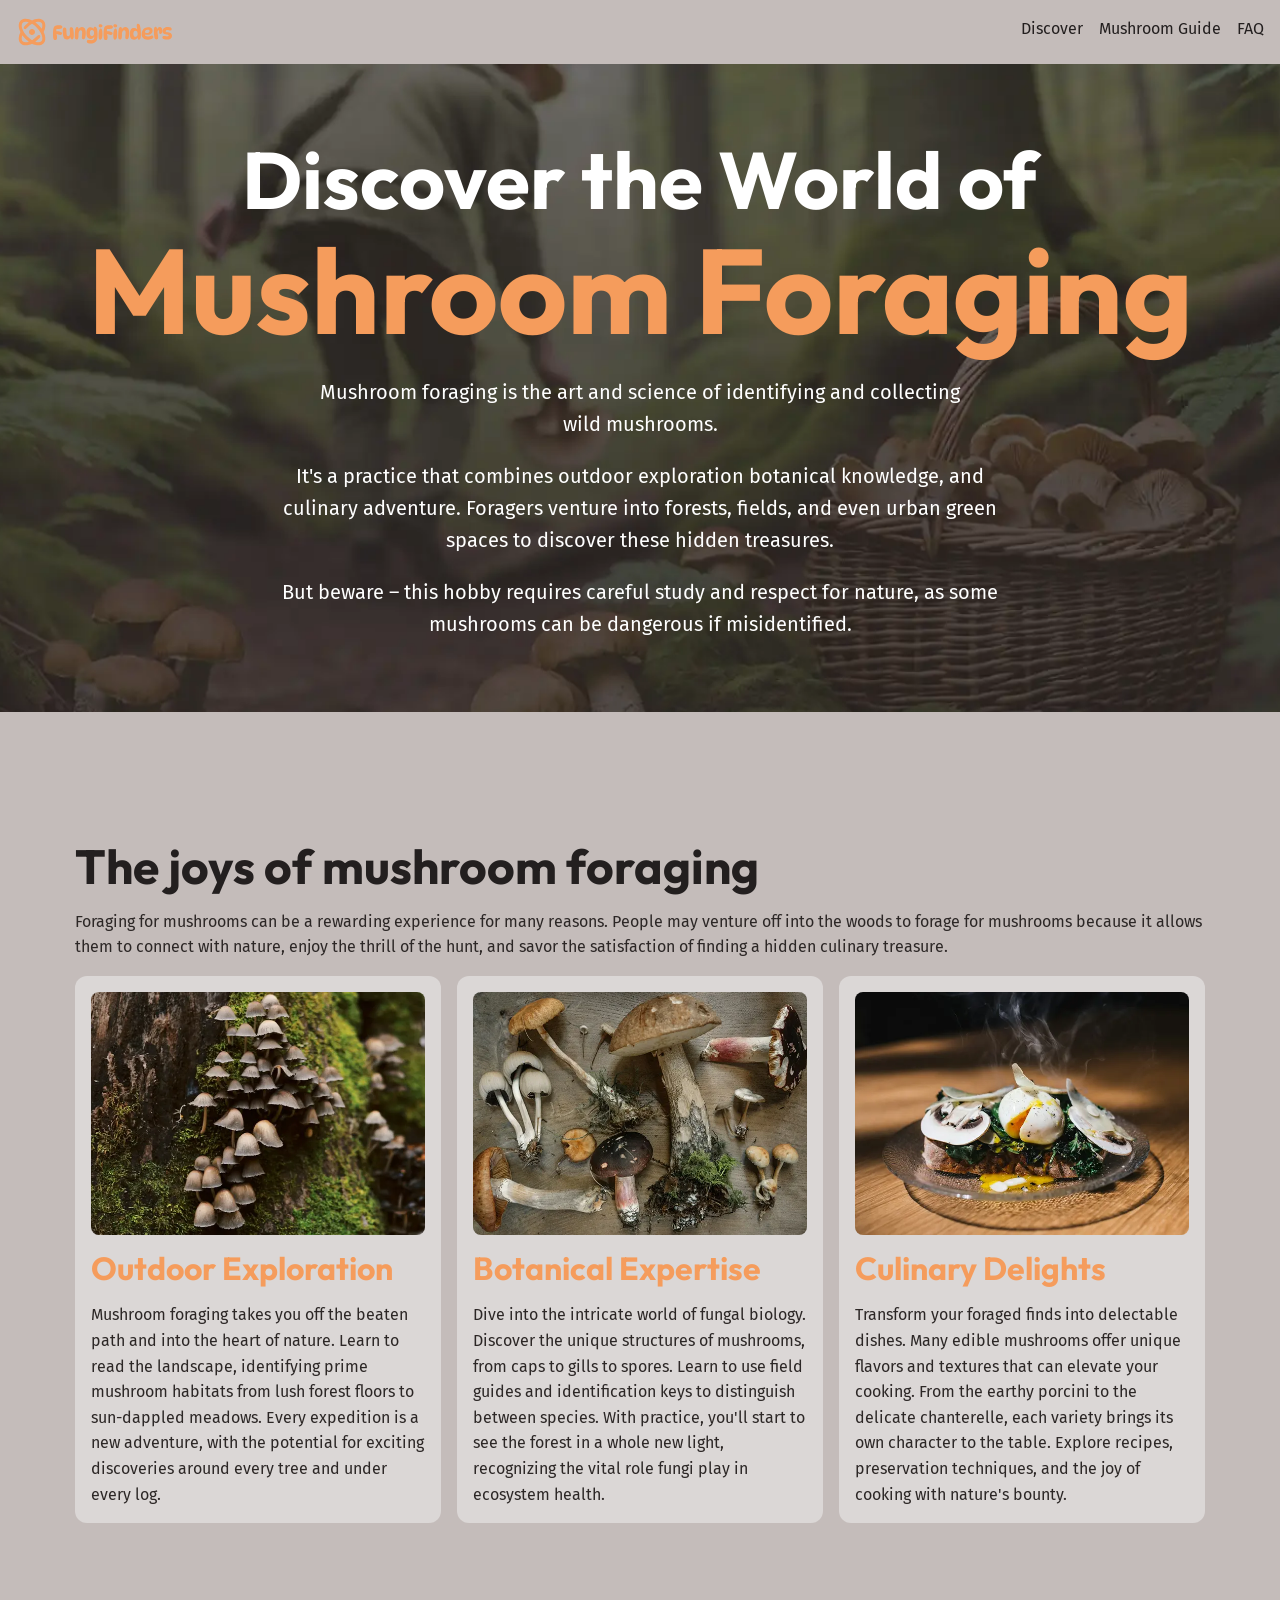
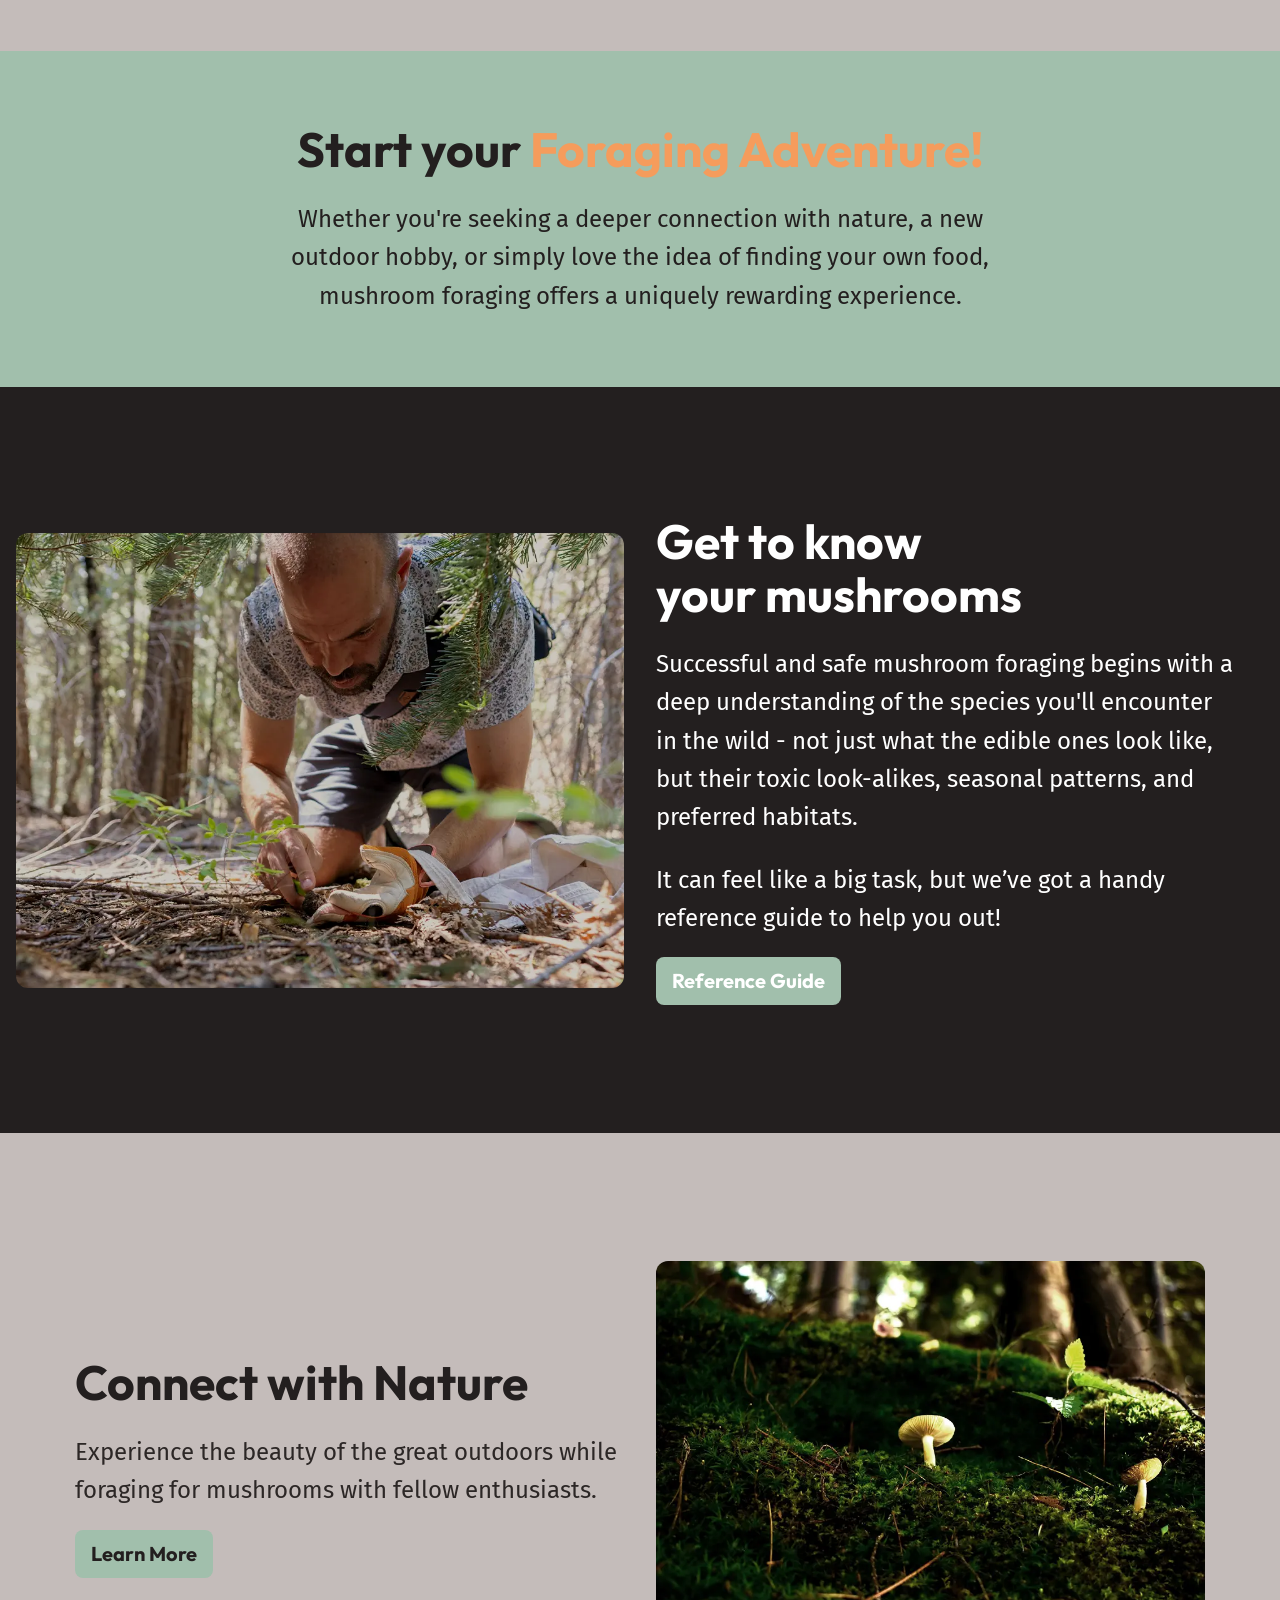
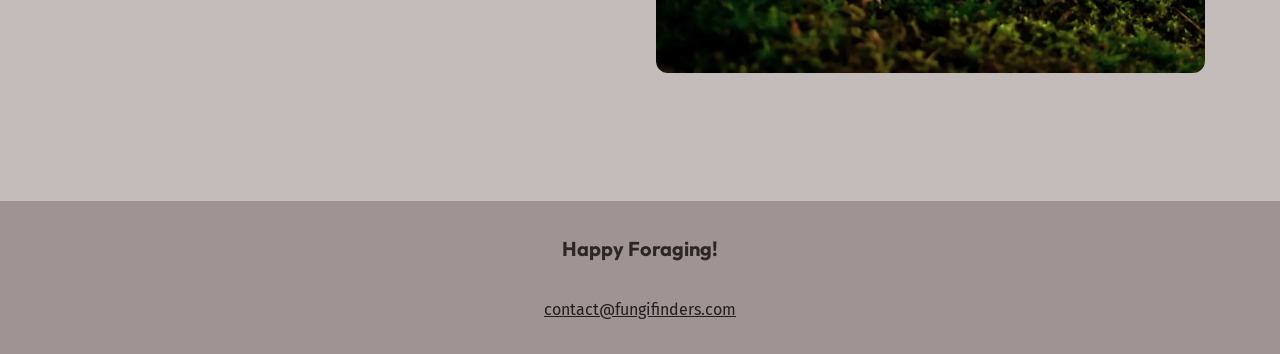
<file: index.html>
<!doctype html>
<html lang="en">
  <head>
    <meta charset="UTF-8" />
    <meta name="viewport" content="width=device-width, initial-scale=1.0" />
    <title>Funghi Finders</title>
    <link rel="preconnect" href="https://fonts.googleapis.com" />
    <link rel="preconnect" href="https://fonts.gstatic.com" crossorigin />
    <link
      href="https://fonts.googleapis.com/css2?family=Fira+Sans:wght@400;700&family=Outfit:wght@100..900&display=swap"
      rel="stylesheet"
    />
    <link rel="stylesheet" href="style.css" />
    <script src="/main.js" defer></script>
  </head>
  <body>
    <a class="skip-to-main" href="#main">Skip to main content</a>

    <header class="site-header">
      <div class="wrapper" data-width="wide">
        <div class="site-header__inner">
          <img src="/assets/fungi-finders.svg" alt="Funghi Finders" />
          <button aria-controls="primary-nav" aria-expanded="false">
            <span class="visually-hidden">Menu</span>
            <img src="/assets/hamburger.svg" alt="" />
          </button>
          <nav id="primary-nav" class="primary-navigation">
            <ul>
              <li><a href="/">Discover</a></li>
              <li><a href="/mushroom-guide.html">Mushroom Guide</a></li>
              <li><a href="/mushroom-guide.html#faq">FAQ</a></li>
            </ul>
          </nav>
        </div>
      </div>
    </header>

    <main id="main">
      <section class="hero flow section dark-only" data-padding="compact">
        <div class="wrapper">
          <h1 class="hero__title">
            Discover the World of <span>Mushroom Foraging</span>
          </h1>
        </div>
        <div class="wrapper" data-width="narrow">
          <div class="flow">
            <p>
              Mushroom foraging is the art and science of identifying and
              collecting wild mushrooms.
            </p>
            <p>
              It's a practice that combines outdoor exploration botanical
              knowledge, and culinary adventure. Foragers venture into forests,
              fields, and even urban green spaces to discover these hidden
              treasures.
            </p>
            <p>
              But beware – this hobby requires careful study and respect for
              nature, as some mushrooms can be dangerous if misidentified.
            </p>
          </div>
        </div>
      </section>

      <section class="section">
        <div class="wrapper flow">
          <h2 class="section-title">The joys of mushroom foraging</h2>
          <p>
            Foraging for mushrooms can be a rewarding experience for many
            reasons. People may venture off into the woods to forage for
            mushrooms because it allows them to connect with nature, enjoy the
            thrill of the hunt, and savor the satisfaction of finding a hidden
            culinary treasure.
          </p>
          <!-- three-columns -->
          <div class="equal-columns">
            <article class="card">
              <img
                src="/assets/outdoor-exploration.webp"
                alt="Tightly grouped brown mushrooms growing up a mossy tree trunk"
              />
              <h3 class="card__title">Outdoor Exploration</h3>
              <p>
                Mushroom foraging takes you off the beaten path and into the
                heart of nature. Learn to read the landscape, identifying prime
                mushroom habitats from lush forest floors to sun-dappled
                meadows. Every expedition is a new adventure, with the potential
                for exciting discoveries around every tree and under every log.
              </p>
            </article>
            <article class="card">
              <img
                src="/assets/botanical-expertise.webp"
                alt="A group of different sizes of mushrooms placed on a table"
              />
              <h3 class="card__title">Botanical Expertise</h3>
              <p>
                Dive into the intricate world of fungal biology. Discover the
                unique structures of mushrooms, from caps to gills to spores.
                Learn to use field guides and identification keys to distinguish
                between species. With practice, you'll start to see the forest
                in a whole new light, recognizing the vital role fungi play in
                ecosystem health.
              </p>
            </article>
            <article class="card">
              <img
                src="/assets/culinary-delight.webp"
                alt="A fine-dining toast with thin cut mushrooms and a boiled egg on top"
              />
              <h3 class="card__title">Culinary Delights</h3>
              <p>
                Transform your foraged finds into delectable dishes. Many edible
                mushrooms offer unique flavors and textures that can elevate
                your cooking. From the earthy porcini to the delicate
                chanterelle, each variety brings its own character to the table.
                Explore recipes, preservation techniques, and the joy of cooking
                with nature's bounty.
              </p>
            </article>
          </div>
        </div>
      </section>

      <section
        class="background-accent text-center section"
        data-padding="compact"
      >
        <div class="wrapper" data-width="narrow">
          <div class="flow font-size-lg text-high-contrast">
            <h2 class="section-title">
              Start your <span class="text-brand">Foraging Adventure!</span>
            </h2>
            <p>
              Whether you're seeking a deeper connection with nature, a new
              outdoor hobby, or simply love the idea of finding your own food,
              mushroom foraging offers a uniquely rewarding experience.
            </p>
          </div>
        </div>
      </section>

      <section class="background-extra-dark section dark-only">
        <div class="wrapper" data-width="wide">
          <div class="equal-columns" data-gap="large" data-alignment="centered">
            <!-- two-columns -->
            <div>
              <img
                src="/assets/get-to-know.webp"
                alt="A man on his hands and knees harvesting a wild mushroom in a forest"
              />
            </div>
            <div class="flow font-size-lg">
              <h2 class="section-title">Get to know your mushrooms</h2>
              <p>
                Successful and safe mushroom foraging begins with a deep
                understanding of the species you'll encounter in the wild - not
                just what the edible ones look like, but their toxic
                look-alikes, seasonal patterns, and preferred habitats.
              </p>
              <p>
                It can feel like a big task, but we’ve got a handy reference
                guide to help you out!
              </p>
              <a class="button" href="/mushroom-guide">Reference Guide</a>
            </div>
          </div>
        </div>
      </section>

      <section class="section">
        <div class="wrapper">
          <!-- two-columns -->
          <div class="equal-columns" data-gap="large" data-alignment="centered">
            <div class="flow font-size-lg">
              <h2 class="section-title">Connect with Nature</h2>
              <p>
                Experience the beauty of the great outdoors while foraging for
                mushrooms with fellow enthusiasts.
              </p>
              <a class="button" href="/mushroom-guide">
                Learn More
                <span class="visually-hidden">
                  about mushrooms with our helpful reference guide
                </span>
              </a>
            </div>
            <div>
              <img
                src="/assets/nature.webp"
                alt="A small white mushroom growing on a mossy forest floor"
              />
            </div>
          </div>
        </div>
      </section>
    </main>

    <footer class="site-footer">
      <p class="site-footer__title">Happy Foraging!</p>
      <a href="mailto:contact@fungifinders.com">contact@fungifinders.com</a>
    </footer>
  </body>
</html>
</file>
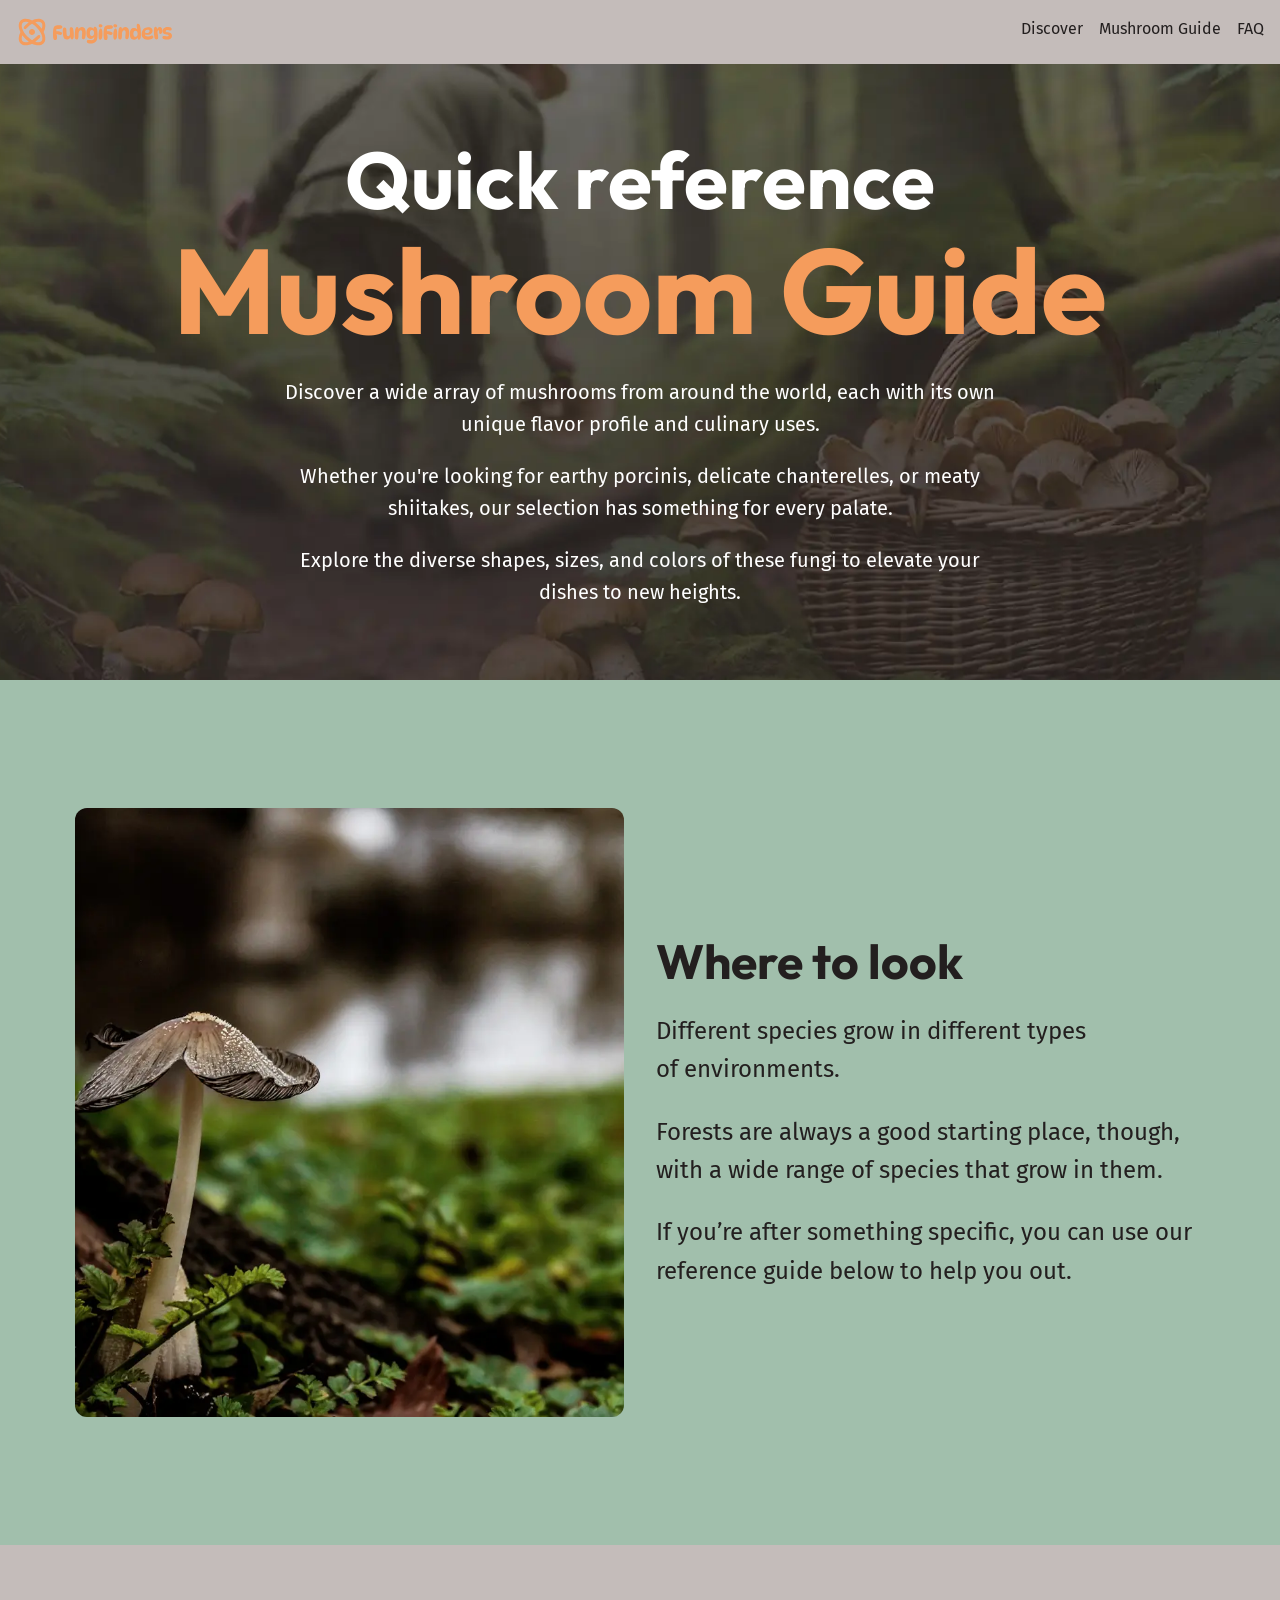
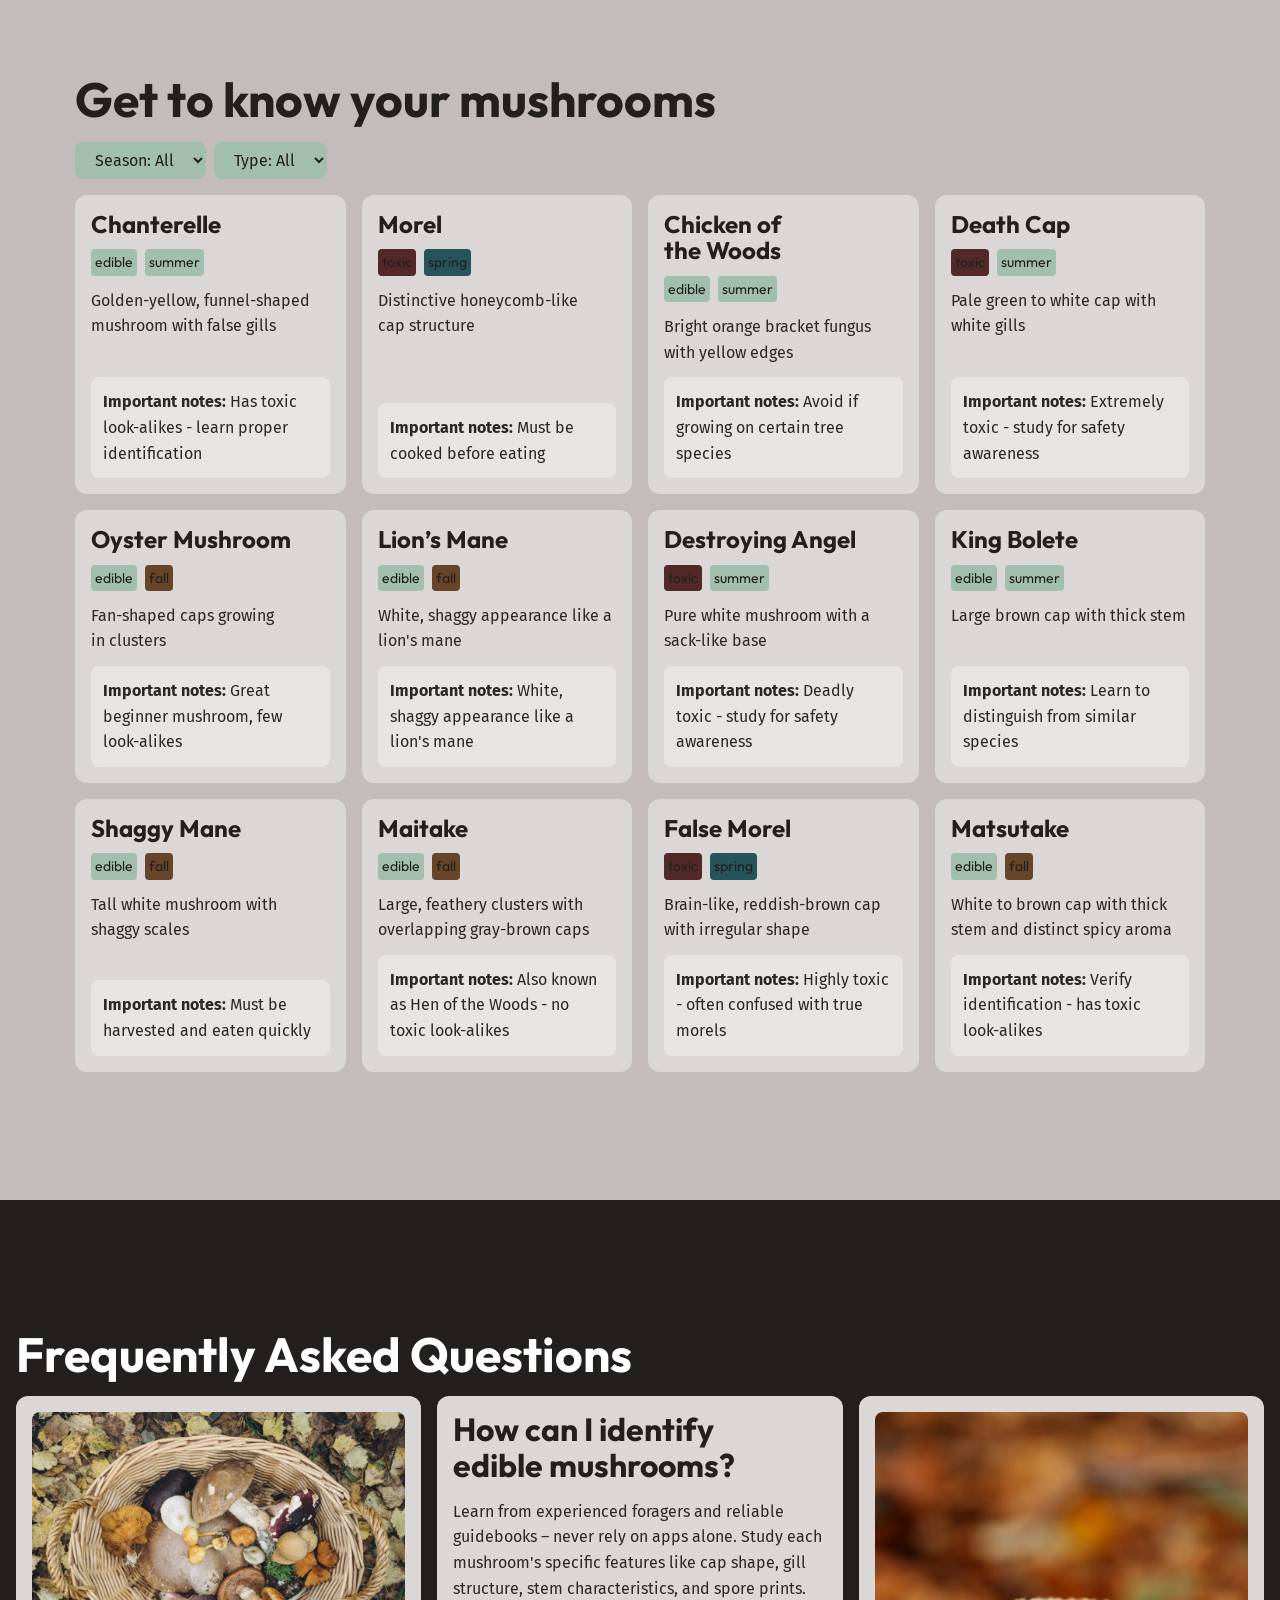
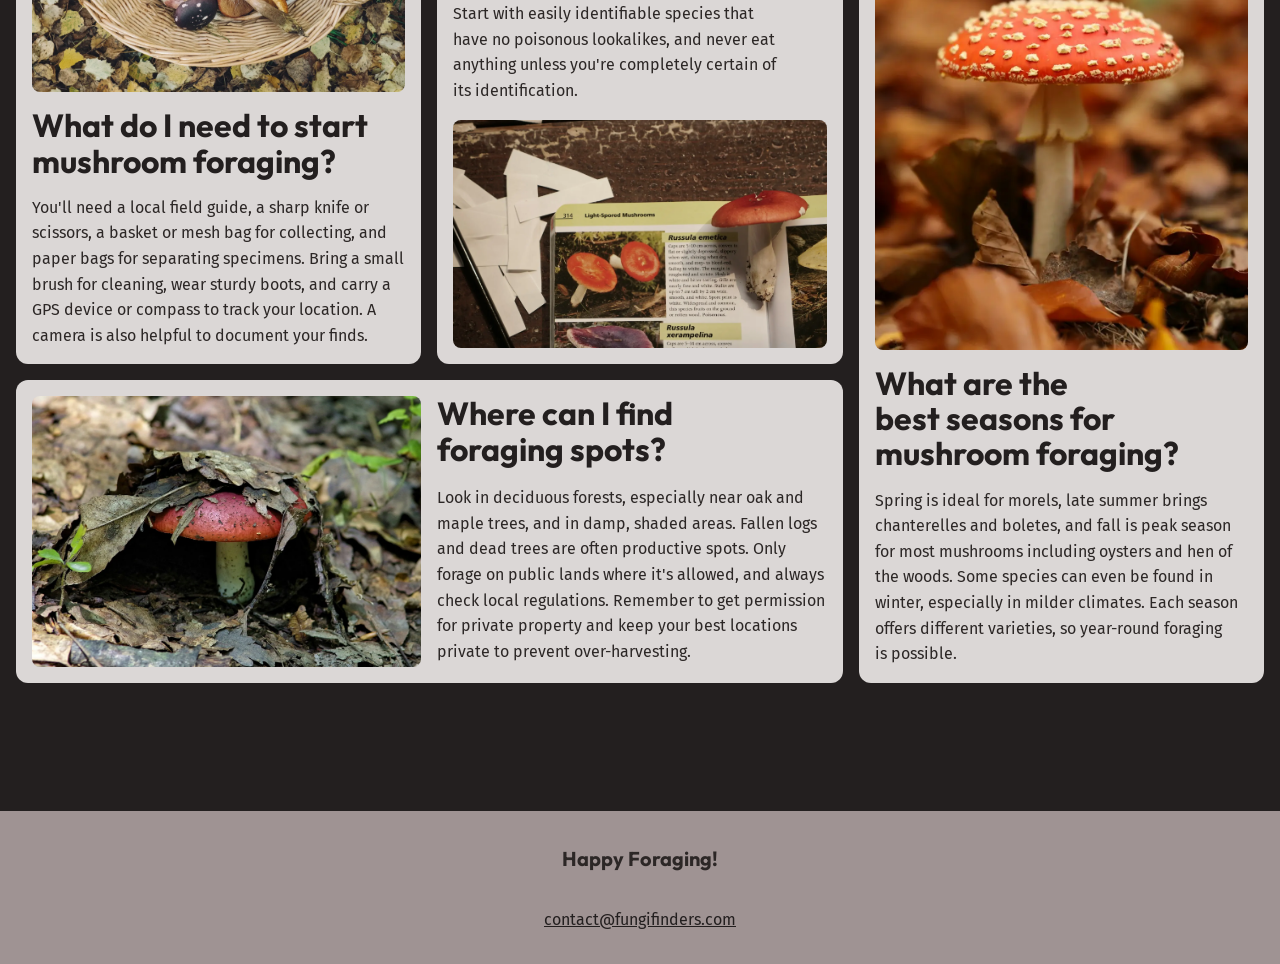
<file: mushroom-guide.html>
<!doctype html>
<html lang="en">
  <head>
    <meta charset="UTF-8" />
    <meta name="viewport" content="width=device-width, initial-scale=1.0" />
    <title>Funghi Finders</title>
    <link rel="preconnect" href="https://fonts.googleapis.com" />
    <link rel="preconnect" href="https://fonts.gstatic.com" crossorigin />
    <link
      href="https://fonts.googleapis.com/css2?family=Fira+Sans:wght@400;700&family=Outfit:wght@100..900&display=swap"
      rel="stylesheet"
    />
    <link rel="stylesheet" href="style.css" />
    <script src="/main.js" defer></script>
    <script src="/mushroom-filter.js" defer></script>
  </head>
  <body>
    <a class="skip-to-main" href="#main">Skip to main content</a>

    <header class="site-header">
      <div class="wrapper" data-width="wide">
        <div class="site-header__inner">
          <img src="/assets/fungi-finders.svg" alt="Funghi Finders" />
          <button aria-controls="primary-nav" aria-expanded="false">
            <span class="visually-hidden">Menu</span>
            <img src="/assets/hamburger.svg" alt="" />
          </button>
          <nav id="primary-nav" class="primary-navigation">
            <ul>
              <li><a href="/">Discover</a></li>
              <li><a href="/mushroom-guide.html">Mushroom Guide</a></li>
              <li><a href="/mushroom-guide.html#faq">FAQ</a></li>
            </ul>
          </nav>
        </div>
      </div>
    </header>

    <main id="main">
      <section class="hero flow section dark-only" data-padding="compact">
        <div class="wrapper">
          <h1 class="hero__title">
            Quick reference <span>Mushroom Guide</span>
          </h1>
        </div>
        <div class="wrapper" data-width="narrow">
          <div class="flow">
            <p>
              Discover a wide array of mushrooms from around the world, each
              with its own unique flavor profile and culinary uses.
            </p>
            <p>
              Whether you're looking for earthy porcinis, delicate chanterelles,
              or meaty shiitakes, our selection has something for every palate.
            </p>
            <p>
              Explore the diverse shapes, sizes, and colors of these fungi to
              elevate your dishes to new heights.
            </p>
          </div>
        </div>
      </section>

      <!-- where to look -->
      <section class="background-accent section">
        <div class="wrapper">
          <div class="equal-columns" data-alignment="centered" data-gap="large">
            <div>
              <img
                src="/assets/where-to-look.webp"
                alt="A white mushroom with a large cap growing on the forest flow"
              />
            </div>
            <div class="flow font-size-lg text-high-contrast">
              <h2 class="section-title">Where to look</h2>
              <p>Different species grow in different types of environments.</p>
              <p>
                Forests are always a good starting place, though, with a wide
                range of species that grow in them.
              </p>
              <p>
                If you’re after something specific, you can use our reference
                guide below to help you out.
              </p>
            </div>
          </div>
        </div>
      </section>

      <section class="mushroom-guide section">
        <div class="wrapper">
          <div class="flow">
            <h2 class="section-title">Get to know your mushrooms</h2>
            <div class="flex-group">
              <select id="season" name="season" hidden>
                <option value="all">Season: All</option>
                <option value="spring">Spring</option>
                <option value="summer">Summer</option>
                <option value="fall">Fall</option>
              </select>
              <select id="edible" name="edible" hidden>
                <option value="all">Type: All</option>
                <option value="edible">Edible</option>
                <option value="toxic">Toxic</option>
              </select>
            </div>

            <!-- grid of mushrooms -->
            <div class="grid-auto-fill">
              <div class="card">
                <h3 class="card__title">Chanterelle</h3>
                <ul
                  class="tag-list"
                  role="list"
                  aria-label="Mushroom characteristics"
                >
                  <li data-edible="edible">
                    <span class="visually-hidden">This mushroom is</span>
                    edible
                  </li>
                  <li data-season="summer">
                    <span class="visually-hidden"
                      >Best season to harvest this mushroom is</span
                    >
                    summer
                  </li>
                </ul>
                <p>Golden-yellow, funnel-shaped mushroom with false gills</p>
                <div class="card__note">
                  <strong>Important notes: </strong>
                  Has toxic look-alikes - learn proper identification
                </div>
              </div>

              <div class="card">
                <h3 class="card__title">Morel</h3>
                <ul
                  class="tag-list"
                  role="list"
                  aria-label="Mushroom characteristics"
                >
                  <li data-edible="toxic">
                    <span class="visually-hidden">This mushroom is</span>
                    toxic
                  </li>
                  <li data-season="spring">
                    <span class="visually-hidden"
                      >Best season to harvest this mushroom is</span
                    >
                    spring
                  </li>
                </ul>
                <p>Distinctive honeycomb-like cap structure</p>
                <div class="card__note">
                  <strong>Important notes: </strong>
                  Must be cooked before eating
                </div>
              </div>

              <div class="card">
                <h3 class="card__title">Chicken of the Woods</h3>
                <ul
                  class="tag-list"
                  role="list"
                  aria-label="Mushroom characteristics"
                >
                  <li data-edible="edible">
                    <span class="visually-hidden">This mushroom is</span>
                    edible
                  </li>
                  <li data-season="summer">
                    <span class="visually-hidden"
                      >Best season to harvest this mushroom is</span
                    >
                    summer
                  </li>
                </ul>
                <p>Bright orange bracket fungus with yellow edges</p>
                <div class="card__note">
                  <strong>Important notes: </strong>
                  Avoid if growing on certain tree species
                </div>
              </div>

              <div class="card">
                <h3 class="card__title">Death Cap</h3>
                <ul
                  class="tag-list"
                  role="list"
                  aria-label="Mushroom characteristics"
                >
                  <li data-edible="toxic">
                    <span class="visually-hidden">This mushroom is</span>
                    toxic
                  </li>
                  <li data-season="summer">
                    <span class="visually-hidden"
                      >Best season to harvest this mushroom is</span
                    >
                    summer
                  </li>
                </ul>
                <p>Pale green to white cap with white gills</p>
                <div class="card__note">
                  <strong>Important notes: </strong>
                  Extremely toxic - study for safety awareness
                </div>
              </div>

              <!-- 2 row -->

              <div class="card">
                <h3 class="card__title">Oyster Mushroom</h3>
                <ul
                  class="tag-list"
                  role="list"
                  aria-label="Mushroom characteristics"
                >
                  <li data-edible="edible">
                    <span class="visually-hidden">This mushroom is</span>
                    edible
                  </li>
                  <li data-season="fall">
                    <span class="visually-hidden"
                      >Best season to harvest this mushroom is</span
                    >
                    fall
                  </li>
                </ul>
                <p>
                  <!-- prettier-ignore -->
                  Fan-shaped caps growing in clusters
                </p>
                <div class="card__note">
                  <strong>Important notes: </strong>
                  Great beginner mushroom, few look-alikes
                </div>
              </div>

              <div class="card">
                <h3 class="card__title">Lion’s Mane</h3>
                <ul
                  class="tag-list"
                  role="list"
                  aria-label="Mushroom characteristics"
                >
                  <li data-edible="edible">
                    <span class="visually-hidden">This mushroom is</span>
                    edible
                  </li>
                  <li data-season="fall">
                    <span class="visually-hidden"
                      >Best season to harvest this mushroom is</span
                    >
                    fall
                  </li>
                </ul>
                <p>
                  <!-- prettier-ignore -->
                  White, shaggy appearance like a lion's mane
                </p>
                <div class="card__note">
                  <strong>Important notes: </strong>
                  White, shaggy appearance like a lion's mane
                </div>
              </div>

              <div class="card">
                <h3 class="card__title">
                  <!-- prettier-ignore -->
                  Destroying Angel
                </h3>
                <ul
                  class="tag-list"
                  role="list"
                  aria-label="Mushroom characteristics"
                >
                  <li data-edible="toxic">
                    <span class="visually-hidden">This mushroom is</span>
                    toxic
                  </li>
                  <li data-season="summer">
                    <span class="visually-hidden"
                      >Best season to harvest this mushroom is</span
                    >
                    summer
                  </li>
                </ul>
                <p>
                  <!-- prettier-ignore -->
                  Pure white mushroom with a sack-like base
                </p>
                <div class="card__note">
                  <strong>Important notes: </strong>
                  Deadly toxic - study for safety awareness
                </div>
              </div>

              <div class="card">
                <h3 class="card__title">
                  <!-- prettier-ignore -->
                  King Bolete
                </h3>
                <ul
                  class="tag-list"
                  role="list"
                  aria-label="Mushroom characteristics"
                >
                  <li data-edible="edible">
                    <span class="visually-hidden">This mushroom is</span>
                    edible
                  </li>
                  <li data-season="summer">
                    <span class="visually-hidden"
                      >Best season to harvest this mushroom is</span
                    >
                    summer
                  </li>
                </ul>
                <p>
                  <!-- prettier-ignore -->
                  Large brown cap with thick stem
                </p>
                <div class="card__note">
                  <strong>Important notes: </strong>
                  Learn to distinguish from similar species
                </div>
              </div>

              <!-- 3 row -->

              <div class="card">
                <h3 class="card__title">
                  <!-- prettier-ignore -->
                  Shaggy Mane
                </h3>
                <ul
                  class="tag-list"
                  role="list"
                  aria-label="Mushroom characteristics"
                >
                  <li data-edible="edible">
                    <span class="visually-hidden">This mushroom is</span>
                    edible
                  </li>
                  <li data-season="fall">
                    <span class="visually-hidden"
                      >Best season to harvest this mushroom is</span
                    >
                    fall
                  </li>
                </ul>
                <p>
                  <!-- prettier-ignore -->
                  Tall white mushroom with shaggy scales
                </p>
                <div class="card__note">
                  <strong>Important notes: </strong>
                  Must be harvested and eaten quickly
                </div>
              </div>

              <div class="card">
                <h3 class="card__title">
                  <!-- prettier-ignore -->
                  Maitake
                </h3>
                <ul
                  class="tag-list"
                  role="list"
                  aria-label="Mushroom characteristics"
                >
                  <li data-edible="edible">
                    <span class="visually-hidden">This mushroom is</span>
                    edible
                  </li>
                  <li data-season="fall">
                    <span class="visually-hidden"
                      >Best season to harvest this mushroom is</span
                    >
                    fall
                  </li>
                </ul>
                <p>
                  <!-- prettier-ignore -->
                  Large, feathery clusters with overlapping gray-brown caps
                </p>
                <div class="card__note">
                  <strong>Important notes: </strong>
                  Also known as Hen of the Woods - no toxic look-alikes
                </div>
              </div>

              <div class="card">
                <h3 class="card__title">
                  <!-- prettier-ignore -->
                  False Morel
                </h3>
                <ul
                  class="tag-list"
                  role="list"
                  aria-label="Mushroom characteristics"
                >
                  <li data-edible="toxic">
                    <span class="visually-hidden">This mushroom is</span>
                    toxic
                  </li>
                  <li data-season="spring">
                    <span class="visually-hidden"
                      >Best season to harvest this mushroom is</span
                    >
                    spring
                  </li>
                </ul>
                <p>
                  <!-- prettier-ignore -->
                  Brain-like, reddish-brown cap with irregular shape
                </p>
                <div class="card__note">
                  <strong>Important notes: </strong>
                  Highly toxic - often confused with true morels
                </div>
              </div>

              <div class="card">
                <h3 class="card__title">
                  <!-- prettier-ignore -->
                  Matsutake
                </h3>
                <ul
                  class="tag-list"
                  role="list"
                  aria-label="Mushroom characteristics"
                >
                  <li data-edible="edible">
                    <span class="visually-hidden">This mushroom is</span>
                    edible
                  </li>
                  <li data-season="fall">
                    <span class="visually-hidden"
                      >Best season to harvest this mushroom is</span
                    >
                    fall
                  </li>
                </ul>
                <p>
                  <!-- prettier-ignore -->
                  White to brown cap with thick stem and distinct spicy aroma
                </p>
                <div class="card__note">
                  <strong>Important notes: </strong>
                  Verify identification - has toxic look-alikes
                </div>
              </div>

              <div class="no-matches" hidden>No matches for these filters</div>
            </div>
          </div>
        </div>
      </section>

      <section class="background-extra-dark section">
        <div class="wrapper flow" data-width="wide">
          <h2 id="faq" class="section-title dark-only">
            Frequently Asked Questions
          </h2>

          <div class="faq-bento">
            <div class="card">
              <img
                src="/assets/start-foraging.webp"
                alt="A basket full of wild mushrooms"
              />
              <h3 class="card__title">
                What do I need to start mushroom foraging?
              </h3>
              <p>
                You'll need a local field guide, a sharp knife or scissors, a
                basket or mesh bag for collecting, and paper bags for separating
                specimens. Bring a small brush for cleaning, wear sturdy boots,
                and carry a GPS device or compass to track your location. A
                camera is also helpful to document your finds.
              </p>
            </div>

            <div class="card">
              <img
                src="/assets/identify-mushrooms.webp"
                alt="A mushroom on top of a book, showing information on a mushroom"
              />
              <h3 class="card__title">How can I identify edible mushrooms?</h3>
              <p>
                Learn from experienced foragers and reliable guidebooks – never
                rely on apps alone. Study each mushroom's specific features like
                cap shape, gill structure, stem characteristics, and spore
                prints. Start with easily identifiable species that have no
                poisonous lookalikes, and never eat anything unless you're
                completely certain of its identification.
              </p>
            </div>

            <div class="card">
              <img
                src="/assets/where-to-find.webp"
                alt="A mushroom with a red cap"
              />
              <h3 class="card__title">Where can I find foraging spots?</h3>
              <p>
                Look in deciduous forests, especially near oak and maple trees,
                and in damp, shaded areas. Fallen logs and dead trees are often
                productive spots. Only forage on public lands where it's
                allowed, and always check local regulations. Remember to get
                permission for private property and keep your best locations
                private to prevent over-harvesting.
              </p>
            </div>

            <div class="card">
              <img
                src="/assets/best-seasons.webp"
                alt="A red capped mushroom with white dots on it"
              />
              <h3 class="card__title">
                What are the best seasons for mushroom foraging?
              </h3>
              <p>
                Spring is ideal for morels, late summer brings chanterelles and
                boletes, and fall is peak season for most mushrooms including
                oysters and hen of the woods. Some species can even be found in
                winter, especially in milder climates. Each season offers
                different varieties, so year-round foraging is possible.
              </p>
            </div>
          </div>
        </div>
      </section>
    </main>

    <footer class="site-footer">
      <p class="site-footer__title">Happy Foraging!</p>
      <a href="mailto:contact@fungifinders.com">contact@fungifinders.com</a>
    </footer>
  </body>
</html>
</file>
<file: style.css>
@view-transition {
  navigation: auto;
}

@layer reset {
  *,
  *::before,
  *::after {
    box-sizing: border-box;
  }

  /* https://kilianvalkhof.com/2022/css-html/your-css-reset-needs-text-size-adjust-probably/ */
  html {
    -moz-text-size-adjust: none;
    -webkit-text-size-adjust: none;
    text-size-adjust: none;
  }

  body,
  h1,
  h2,
  h3,
  h4,
  p,
  figure,
  blockquote,
  dl,
  dd {
    margin: 0;
  }

  /* https://www.scottohara.me/blog/2019/01/12/lists-and-safari.html */
  [role="list"] {
    list-style: none;
    margin: 0;
    padding: 0;
  }

  body {
    min-block-size: 100vh;
    line-height: 1.6;
  }

  h1,
  h2,
  h3,
  button,
  input,
  label {
    line-height: 1.1;
  }

  h1,
  h2,
  h3,
  h4 {
    text-wrap: balance;
  }

  p,
  li {
    text-wrap: pretty;
  }

  img,
  picture {
    max-inline-size: 100%;
    display: block;
  }

  input,
  button,
  textarea,
  select {
    font: inherit;
  }
}

@layer base {
  :root {
    --clr-white: hsl(0, 0%, 100%);
    --clr-gray-100: hsl(0, 2%, 79%);
    --clr-brand-400: hsl(25, 88%, 75%);
    --clr-brand-500: hsl(25, 88%, 66%);
    --clr-green-300: hsl(143, 19%, 69%);
    --clr-green-400: hsl(143, 19%, 49%);
    --clr-green-500: hsl(143, 38%, 37%);
    --clr-green-600: hsl(145, 29%, 19%);
    --clr-brown-100: hsl(10, 5%, 90%);
    --clr-brown-200: hsl(9, 7%, 85%);
    --clr-brown-300: hsl(9, 8%, 75%);
    --clr-brown-400: hsl(0, 6%, 60%);
    --clr-brown-500: hsl(10, 5%, 25%);
    --clr-brown-600: hsl(9, 7%, 21%);
    --clr-brown-700: hsl(9, 8%, 16%);
    --clr-brown-800: hsl(0, 6%, 15%);
    --clr-brown-900: hsl(0, 6%, 13%);

    --clr-orange-500: hsl(28, 43%, 28%);
    --clr-red-500: hsl(359, 34%, 24%);
    --clr-teal-500: hsl(186, 42%, 25%);

    --ff-body: "Fira Sans", sans-serif;
    --ff-heading: "Outfit", sans-serif;

    --fs-300: 0.875rem;
    --fs-400: 1rem;
    --fs-500: 1.125rem;
    --fs-600: 1.25rem;
    --fs-700: 1.5rem;
    --fs-800: 2rem;
    --fs-900: 3.75rem;
    --fs-1000: 3.75rem;

    @media (width > 760px) {
      --fs-300: 0.875rem;
      --fs-400: 1rem;
      --fs-500: 1.25rem;
      --fs-600: 1.5rem;
      --fs-700: 2rem;
      --fs-800: 3rem;
      --fs-900: 5rem;
      --fs-1000: 7.5rem;
    }
  }

  :root {
    --text-main: var(--clr-gray-100);
    --text-high-contrast: var(--clr-white);
    --text-brand: var(--clr-brand-500);
    --text-brand-light: var(--clr-brand-400);

    --background-accent-light: var(--clr-green-400);
    --background-accent-main: var(--clr-green-500);
    --background-accent-dark: var(--clr-green-600);

    --background-extra-light: var(--clr-brown-500);
    --background-light: var(--clr-brown-600);
    --background-main: var(--clr-brown-700);
    --background-dark: var(--clr-brown-800);
    --background-extra-dark: var(--clr-brown-900);

    --font-size-heading-sm: var(--fs-700);
    --font-size-heading-regular: var(--fs-800);
    --font-size-heading-lg: var(--fs-900);
    --font-size-heading-xl: var(--fs-1000);

    --font-size-sm: var(--fs-300);
    --font-size-regular: var(--fs-400);
    --font-size-md: var(--fs-500);
    --font-size-lg: var(--fs-600);

    --border-radius-1: 0.25rem;
    --border-radius-2: 0.5rem;
    --border-radius-3: 0.75rem;

    @media (prefers-color-scheme: light) {
      --text-main: var(--clr-brown-700);
      --text-high-contrast: var(--clr-brown-900);

      --background-accent-light: var(--clr-green-400);
      --background-accent-main: var(--clr-green-300);
      --background-accent-dark: var(--clr-green-300);

      --background-extra-light: var(--clr-brown-100);
      --background-light: var(--clr-brown-200);
      --background-main: var(--clr-brown-300);
      --background-dark: var(--clr-brown-400);
      --background-extra-dark: var(--clr-brown-900);
    }
  }

  html {
    font-family: var(--ff-body);
    line-height: 1.6;
    scroll-padding: 10rem;
    overflow-x: clip;
  }

  @media (prefers-reduced-motion: no-preference) {
    html {
      scroll-behavior: smooth;
    }
  }

  body {
    font-size: var(--font-size-regular);
    color: var(--text-main);
    background-color: var(--background-main);
  }

  h1,
  h2,
  h3,
  h4 {
    font-family: var(--ff-heading);
    color: var(--text-high-contrast);
  }

  h1 {
    font-size: var(--font-size-heading-lg);
  }

  a {
    color: var(--text-high-contrast);
  }

  a:hover,
  a:focus-visible {
    color: var(--text-brand-light);
  }

  img {
    border-radius: var(--border-radius-3);
  }
}

@layer layout {
  .flow > * + * {
    margin-block-start: var(--flow-space, 1em);
  }

  .grid-flow {
    display: grid;
    gap: var(--grid-flow-gap, 1rem);
  }

  .grid-auto-fit {
    --auto-fit-min-col-size: 250px;

    display: grid;
    gap: 1rem;
    grid-template-columns: repeat(
      auto-fit,
      minmax(min(var(--auto-fit-min-col-size), 100%), 1fr)
    );
  }
  .grid-auto-fill {
    --auto-fill-min-col-size: 250px;

    display: grid;
    gap: 1rem;
    grid-template-columns: repeat(
      auto-fill,
      minmax(min(var(--auto-fill-min-col-size), 100%), 1fr)
    );
  }

  .equal-columns {
    display: grid;
    gap: var(--equal-columns-gap, 1rem);
    align-items: var(--equal-columns-vertical-alignment, stretch);

    @media (width > 760px) {
      grid-auto-flow: column;
      grid-auto-columns: 1fr;
    }

    &[data-gap="large"] {
      --equal-columns-gap: 2rem;
    }

    &[data-alignment="centered"] {
      --equal-columns-vertical-alignment: center;
    }
  }

  .flex-group {
    display: flex;
    flex-wrap: wrap;
    gap: 0.5rem;
  }

  .section {
    --padding-block: 3.75rem;

    padding-block: var(--padding-block);

    @media (width > 760px) {
      --padding-block: 8rem;

      &[data-padding="compact"] {
        --padding-block: 4.5rem;
      }
    }
  }
  .wrapper {
    --wrapper-max-width: 1130px;

    max-width: var(--wrapper-max-width);
    margin-inline: auto;
    padding-inline: 1rem;
    box-sizing: content-box;

    &[data-width="narrow"] {
      --wrapper-max-width: 720px;
    }
    &[data-width="wide"] {
      --wrapper-max-width: 1330px;
    }
  }
}

@layer components {
  .skip-to-main:not(:focus) {
    clip: rect(0 0 0 0);
    clip-path: inset(50%);
    height: 1px;
    overflow: hidden;
    position: absolute;
    white-space: nowrap;
    width: 1px;
  }
  .skip-to-main {
    position: absolute;
    background-color: var(--background-accent-main);
    padding: 1rem;
    border-radius: var(--border-radius-2);
  }

  .site-header {
    padding-block: 1rem;
  }
  .site-header__inner {
    display: flex;
    gap: 0.5rem 1rem;
    flex-wrap: wrap;
    justify-content: space-between;
  }

  [aria-controls="primary-nav"] {
    display: none;

    z-index: 100;
    cursor: pointer;
    background: transparent;
    border: 0;

    img {
      border-radius: 0;
    }
  }
  .primary-navigation {
    --animation-multiplier: 0.45;

    ul {
      display: flex;
      flex-wrap: wrap;
      gap: 0.5rem 1rem;
      list-style: none;
      margin: 0;
      padding: 0;
    }

    a {
      text-decoration: none;
    }

    @media (width < 760px) {
      & {
        display: none;
        opacity: 0;
        transition:
          opacity calc(1s * var(--animation-multiplier)),
          display calc(1s * var(--animation-multiplier)),
          translate calc(1s * var(--animation-multiplier));
        transition-behavior: allow-discrete;
        translate: 100% 0;

        position: absolute;
        z-index: 10;
        top: 0;
        right: 0;
        font-size: var(--font-size-lg);
        font-weight: 700;
        font-family: var(--ff-heading);
        background-color: var(--background-accent-main);
        padding: 2rem;
        border-radius: 0 0 0 var(--border-radius-3);
      }

      ul {
        flex-direction: column;
        gap: 0;
      }

      li {
        --animation-delay: calc(1s * var(--animation-multiplier));

        translate: 50%;
        transition:
          translate 1s var(--animation-delay),
          opacity 1s var(--animation-delay);
      }
      li:nth-child(2) {
        --animation-delay: calc(1.25s * var(--animation-multiplier));
      }
      li:nth-child(3) {
        --animation-delay: calc(1.5s * var(--animation-multiplier));
      }

      li + li {
        margin-block-start: 2rem;
        padding-block-start: 2rem;
        border-top: 2px solid var(--background-accent-light);
      }
    }
  }

  @media (width < 760px) {
    [aria-controls="primary-nav"] {
      display: block;
    }
    [aria-expanded="true"] ~ .primary-navigation {
      display: block;
      opacity: 1;
      translate: 0 0;

      @starting-style {
        opacity: 0;
        translate: 0 -100%;
      }

      li {
        translate: 0 0;
        opacity: 1;

        @starting-style {
          translate: 50% 0;
          opacity: 0;
        }
      }
    }
  }

  .site-footer {
    display: grid;
    gap: 2rem;
    text-align: center;
    padding-block: 2rem;
    background-color: var(--background-dark);

    a {
      color: var(--text-high-contrast);
    }
    a:hover,
    a:focus-visible {
      color: var(--text-brand-light);
    }
  }
  .site-footer__title {
    font-size: var(--font-size-md);
    font-family: var(--ff-heading);
    font-weight: 700;
  }

  .hero {
    text-align: center;
    font-size: var(--font-size-md);
    color: var(--text-high-contrast);
    background-image: url(/assets/hero.webp);
    background-size: cover;
    background-position: center;

    animation: fade-out forwards;
    animation-timeline: view();
    animation-range-start: exit;
  }
  .hero__title {
    font-size: var(--font-size-heading-lg);

    span {
      font-size: var(--font-size-heading-xl);
      color: var(--text-brand);
      display: block;
    }
  }

  .mushroom-guide {
    --card-title-font-size: var(--font-size-lg);
    --card-title-color: var(--text-high-contrast);
    --card-gap: 0.75rem;
  }

  .faq-bento {
    --card-title-color: var(--text-high-contrast);

    display: grid;
    gap: 1rem;
    grid-template-areas:
      "card-one"
      "card-two"
      "card-three"
      "card-four";

    @media (width > 600px) {
      grid-template-columns: repeat(2, 1fr);
      grid-template-areas:
        "card-one   card-two"
        "card-three card-four";
    }

    @media (width > 900px) {
      grid-template-columns: repeat(3, 1fr);
      grid-template-areas:
        "card-one   card-two   card-four"
        "card-three card-three card-four";
    }

    .card > img {
      height: 100%;
      object-fit: cover;
    }

    @media (600px < width < 900px) {
      .card:nth-child(even) > img {
        order: 3;
      }
    }

    .card:nth-child(1) {
      grid-area: card-one;
    }
    .card:nth-child(2) {
      grid-area: card-two;

      @media (width > 900px) {
        > img {
          order: 3;
        }
      }
    }
    .card:nth-child(3) {
      grid-area: card-three;

      @media (width > 900px) {
        display: grid;
        gap: 1rem;
        grid-template-columns: 1fr 1fr;

        > img {
          grid-column: 1 / 2;
          grid-row: 1 / 3;
        }
      }
    }
    .card:nth-child(4) {
      grid-area: card-four;
    }
  }

  .card {
    display: flex;
    flex-direction: column;
    gap: var(--card-gap, 1rem);
    padding: 1rem;
    background-color: var(--background-light);
    border-radius: var(--border-radius-3);

    img {
      border-radius: var(--border-radius-2);
    }
  }
  .card__title {
    font-size: var(--card-title-font-size, var(--font-size-heading-sm));
    color: var(--card-title-color, var(--text-brand));
  }
  .card__note {
    margin-block-start: auto;
    background-color: var(--background-extra-light);
    padding: 0.75rem;
    border-radius: var(--border-radius-2);
  }

  .tag-list {
    display: flex;
    flex-wrap: wrap;
    gap: 0.5rem;

    li {
      font-family: var(--ff-heading);
      font-size: var(--font-size-sm);
      color: var(--text-high-contrast);
      padding: 0.125rem 0.25rem;
      border-radius: var(--border-radius-1);
      background-color: var(--tag-bg, red);
    }

    [data-edible="edible"] {
      --tag-bg: var(--background-accent-main);
    }
    [data-edible="toxic"] {
      --tag-bg: var(--clr-red-500);
    }
    [data-season="summer"] {
      --tag-bg: var(--background-accent-main);
    }
    [data-season="spring"] {
      --tag-bg: var(--clr-teal-500);
    }
    [data-season="fall"] {
      --tag-bg: var(--clr-orange-500);
    }
  }

  .button {
    display: inline-flex;
    padding: 0.5rem 1rem;
    border-radius: var(--border-radius-2);
    background-color: var(--background-accent-main);
    font-family: var(--ff-heading);
    font-size: var(--font-size-md);
    font-weight: 700;
    cursor: pointer;
    text-decoration: none;
  }
  .button:hover,
  .button:focus-visible {
    color: var(--text-high-contrast);
    background-color: var(--background-accent-light);
  }

  select {
    padding: 0.5rem 1rem;
    background-color: var(--background-accent-main);
    border: 0;
    border-radius: var(--border-radius-2);
    color: var(--text-high-contrast);
  }
}

@layer utilities {
  [hidden] {
    display: none;
  }

  .visually-hidden {
    clip: rect(0 0 0 0);
    clip-path: inset(50%);
    height: 1px;
    overflow: hidden;
    position: absolute;
    white-space: nowrap;
    width: 1px;
  }

  .resizing * {
    transition: none;
    animation: none;
  }

  :root {
    .dark-only {
      --text-high-contrast: var(--clr-white);
      color: var(--clr-white);
      color-scheme: dark;
    }

    .text-center {
      text-align: center;
    }
    .text-high-contrast {
      color: var(--text-high-contrast);
    }
    .text-brand {
      color: var(--text-brand);
    }

    .section-title {
      font-size: var(--font-size-heading-regular);
    }

    .background-main {
      background-color: var(--background-main);
    }
    .background-light {
      background-color: var(--background-light);
    }
    .background-extra-light {
      background-color: var(--background-extra-light);
    }
    .background-dark {
      background-color: var(--background-dark);
    }
    .background-extra-dark {
      background-color: var(--background-extra-dark);
    }
    .background-accent {
      background-color: var(--background-accent-dark);
    }

    .font-size-sm {
      font-size: var(--font-size-sm);
    }
    .font-size-regular {
      font-size: var(--font-size-regular);
    }
    .font-size-md {
      font-size: var(--font-size-md);
    }
    .font-size-lg {
      font-size: var(--font-size-lg);
    }

    .border-radius-1 {
      border-radius: var(--border-radius-1);
    }
    .border-radius-2 {
      border-radius: var(--border-radius-2);
    }
    .border-radius-3 {
      border-radius: var(--border-radius-3);
    }
  }
}

@keyframes fade-out {
  from {
    opacity: 1;
  }
  to {
    opacity: 0;
  }
}
</file>
